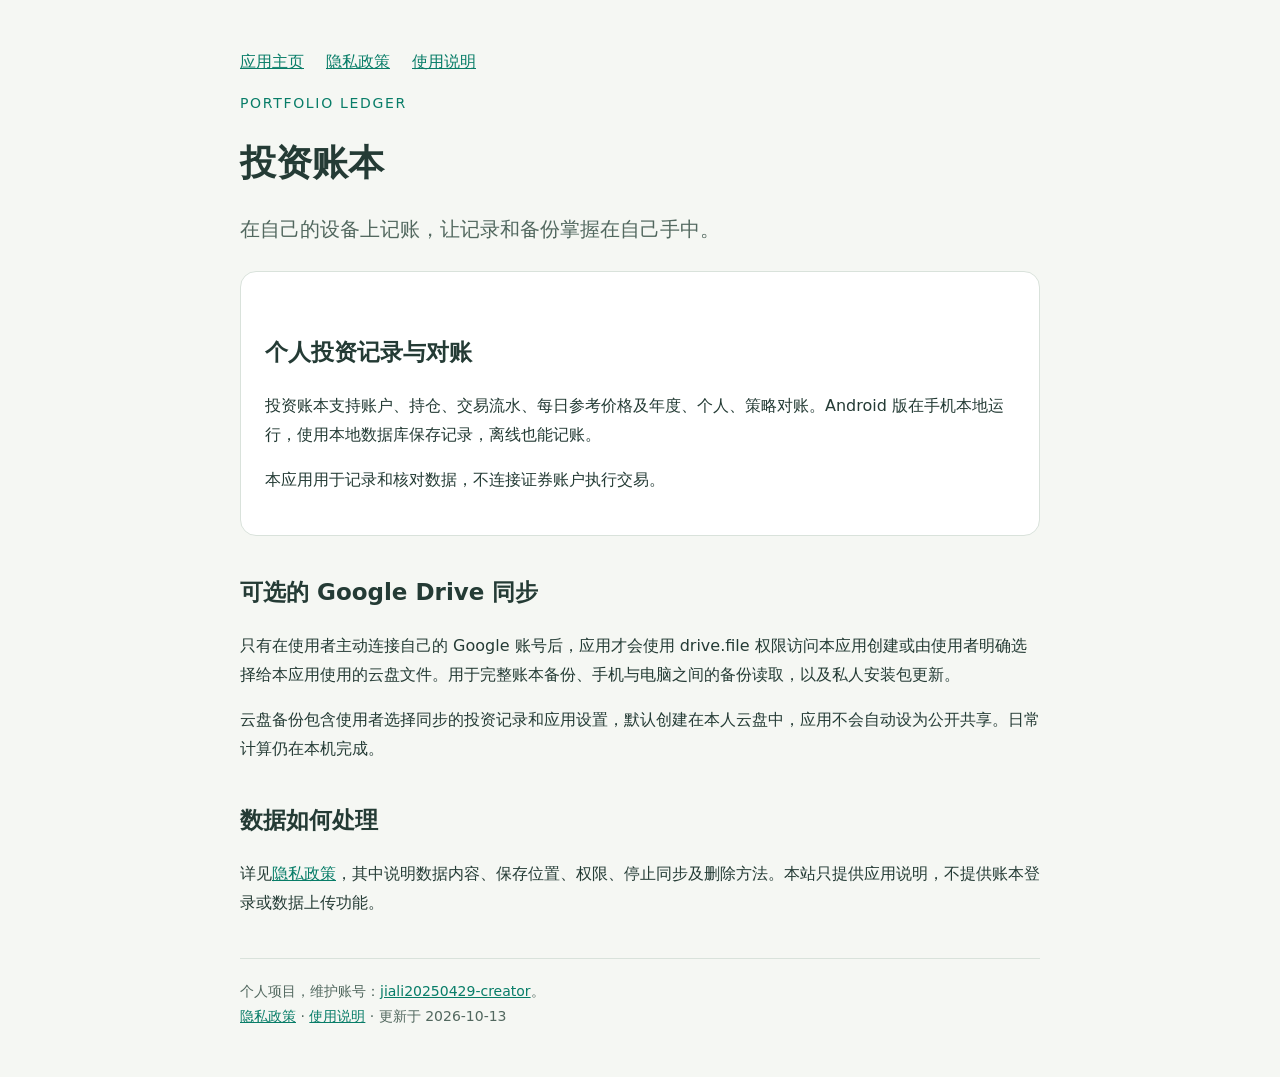
<file: index.html>
<!doctype html><html lang="zh-CN"><head><meta charset="utf-8"><meta name="viewport" content="width=device-width,initial-scale=1"><title>投资账本 · Portfolio Ledger</title><link rel="stylesheet" href="style.css"></head><body><main><nav><a href="index.html">应用主页</a><a href="privacy.html">隐私政策</a><a href="terms.html">使用说明</a></nav><p class="tag">PORTFOLIO LEDGER</p><h1>投资账本</h1><p class="lead">在自己的设备上记账，让记录和备份掌握在自己手中。</p><div class="card"><h2>个人投资记录与对账</h2><p>投资账本支持账户、持仓、交易流水、每日参考价格及年度、个人、策略对账。Android 版在手机本地运行，使用本地数据库保存记录，离线也能记账。</p><p>本应用用于记录和核对数据，不连接证券账户执行交易。</p></div><h2>可选的 Google Drive 同步</h2><p>只有在使用者主动连接自己的 Google 账号后，应用才会使用 drive.file 权限访问本应用创建或由使用者明确选择给本应用使用的云盘文件。用于完整账本备份、手机与电脑之间的备份读取，以及私人安装包更新。</p><p>云盘备份包含使用者选择同步的投资记录和应用设置，默认创建在本人云盘中，应用不会自动设为公开共享。日常计算仍在本机完成。</p><h2>数据如何处理</h2><p>详见<a href="privacy.html">隐私政策</a>，其中说明数据内容、保存位置、权限、停止同步及删除方法。本站只提供应用说明，不提供账本登录或数据上传功能。</p><footer>个人项目，维护账号：<a href="https://github.com/jiali20250429-creator">jiali20250429-creator</a>。<br><a href="privacy.html">隐私政策</a> · <a href="terms.html">使用说明</a> · 更新于 2026-10-13</footer></main></body></html>
</file>
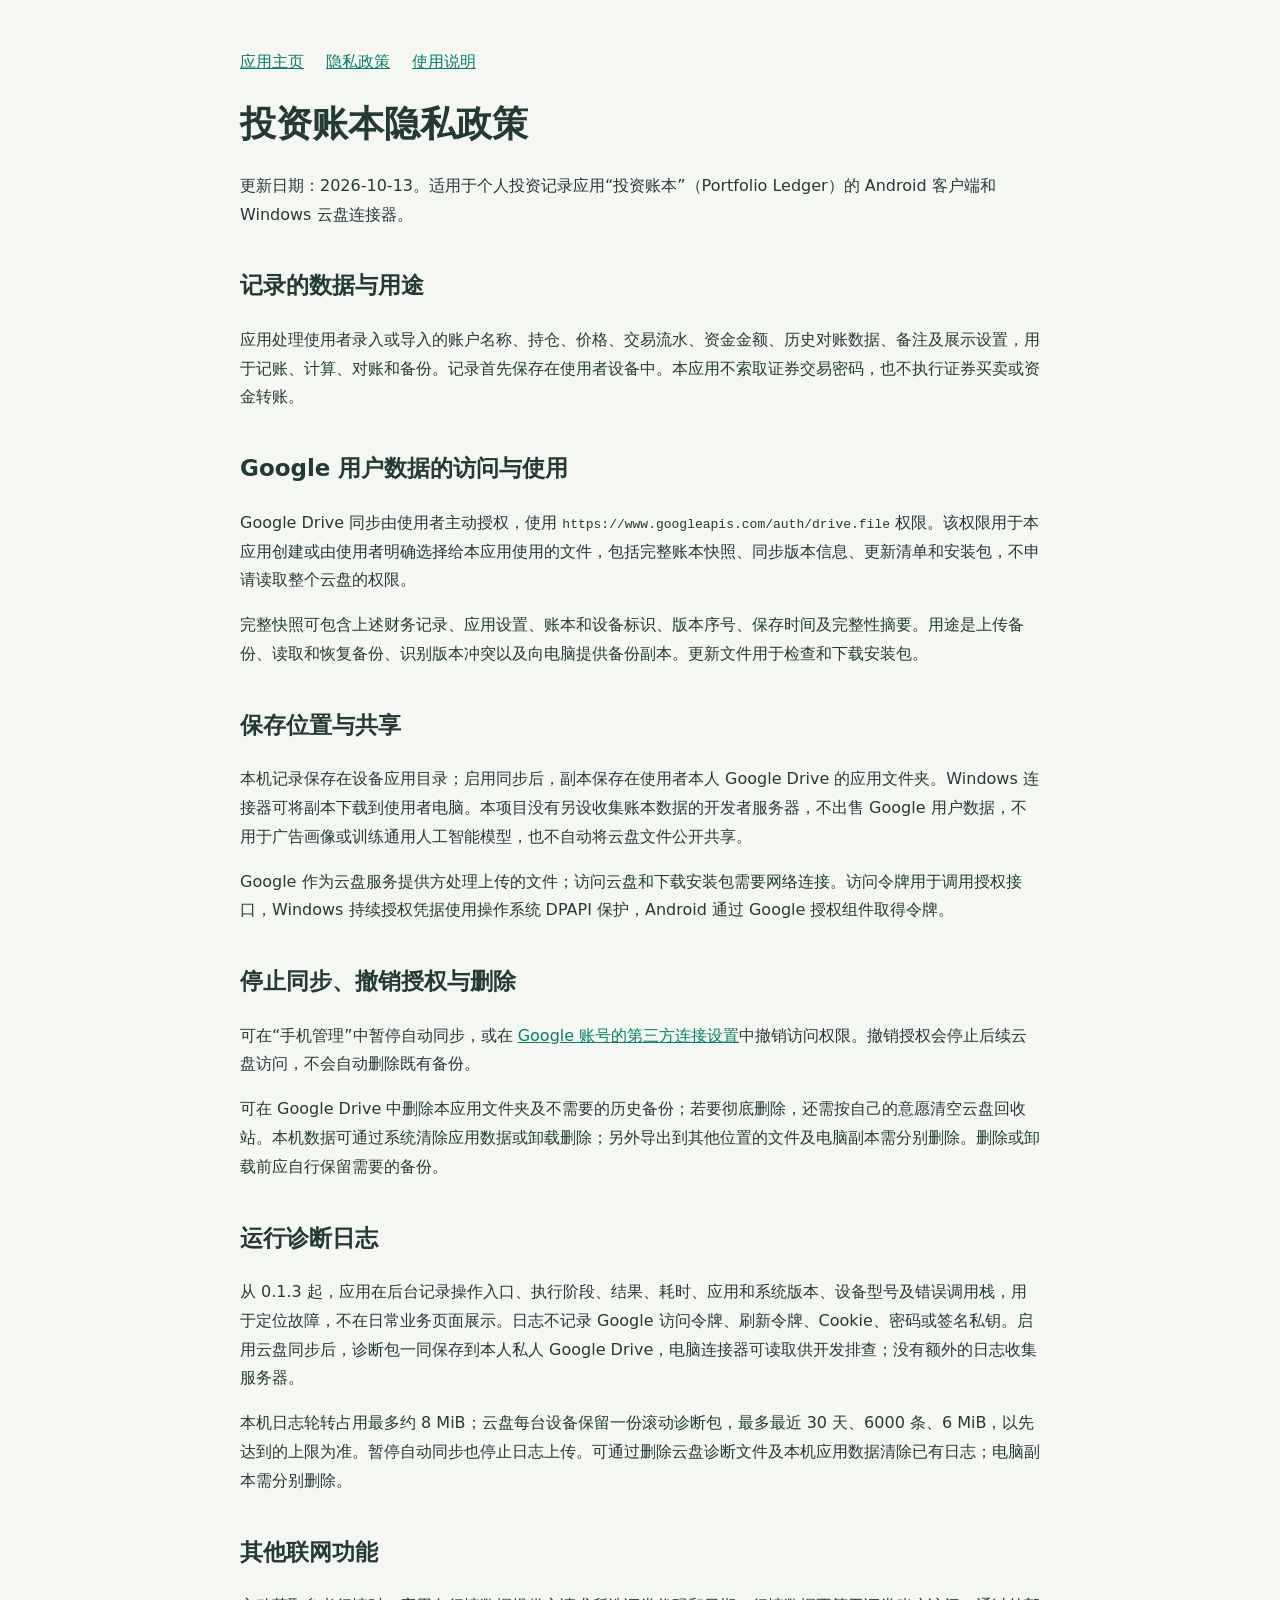
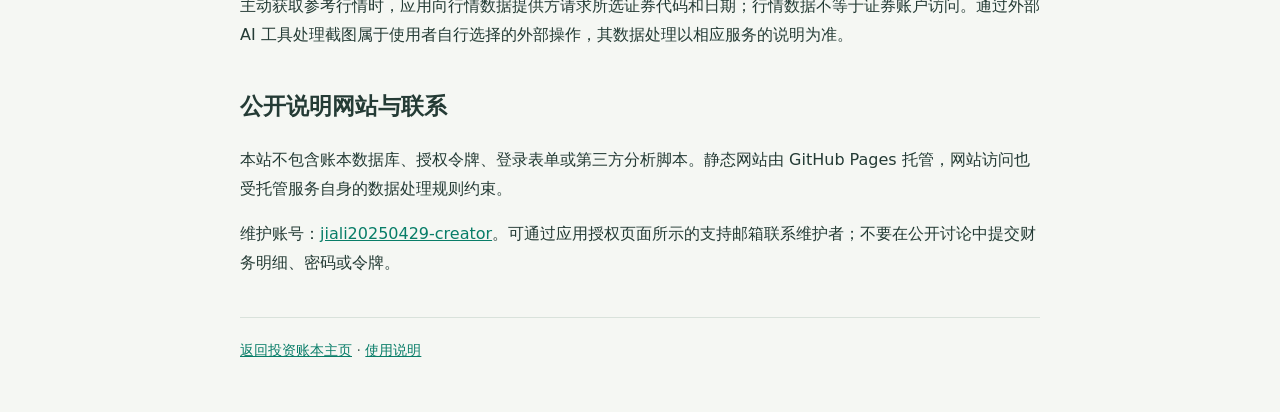
<file: privacy.html>
<!doctype html><html lang="zh-CN"><head><meta charset="utf-8"><meta name="viewport" content="width=device-width,initial-scale=1"><title>隐私政策 · 投资账本</title><link rel="stylesheet" href="style.css"></head><body><main><nav><a href="index.html">应用主页</a><a href="privacy.html">隐私政策</a><a href="terms.html">使用说明</a></nav><h1>投资账本隐私政策</h1><p>更新日期：2026-10-13。适用于个人投资记录应用“投资账本”（Portfolio Ledger）的 Android 客户端和 Windows 云盘连接器。</p><h2>记录的数据与用途</h2><p>应用处理使用者录入或导入的账户名称、持仓、价格、交易流水、资金金额、历史对账数据、备注及展示设置，用于记账、计算、对账和备份。记录首先保存在使用者设备中。本应用不索取证券交易密码，也不执行证券买卖或资金转账。</p><h2>Google 用户数据的访问与使用</h2><p>Google Drive 同步由使用者主动授权，使用 <code>https://www.googleapis.com/auth/drive.file</code> 权限。该权限用于本应用创建或由使用者明确选择给本应用使用的文件，包括完整账本快照、同步版本信息、更新清单和安装包，不申请读取整个云盘的权限。</p><p>完整快照可包含上述财务记录、应用设置、账本和设备标识、版本序号、保存时间及完整性摘要。用途是上传备份、读取和恢复备份、识别版本冲突以及向电脑提供备份副本。更新文件用于检查和下载安装包。</p><h2>保存位置与共享</h2><p>本机记录保存在设备应用目录；启用同步后，副本保存在使用者本人 Google Drive 的应用文件夹。Windows 连接器可将副本下载到使用者电脑。本项目没有另设收集账本数据的开发者服务器，不出售 Google 用户数据，不用于广告画像或训练通用人工智能模型，也不自动将云盘文件公开共享。</p><p>Google 作为云盘服务提供方处理上传的文件；访问云盘和下载安装包需要网络连接。访问令牌用于调用授权接口，Windows 持续授权凭据使用操作系统 DPAPI 保护，Android 通过 Google 授权组件取得令牌。</p><h2>停止同步、撤销授权与删除</h2><p>可在“手机管理”中暂停自动同步，或在 <a href="https://myaccount.google.com/connections">Google 账号的第三方连接设置</a>中撤销访问权限。撤销授权会停止后续云盘访问，不会自动删除既有备份。</p><p>可在 Google Drive 中删除本应用文件夹及不需要的历史备份；若要彻底删除，还需按自己的意愿清空云盘回收站。本机数据可通过系统清除应用数据或卸载删除；另外导出到其他位置的文件及电脑副本需分别删除。删除或卸载前应自行保留需要的备份。</p><h2>运行诊断日志</h2><p>从 0.1.3 起，应用在后台记录操作入口、执行阶段、结果、耗时、应用和系统版本、设备型号及错误调用栈，用于定位故障，不在日常业务页面展示。日志不记录 Google 访问令牌、刷新令牌、Cookie、密码或签名私钥。启用云盘同步后，诊断包一同保存到本人私人 Google Drive，电脑连接器可读取供开发排查；没有额外的日志收集服务器。</p><p>本机日志轮转占用最多约 8 MiB；云盘每台设备保留一份滚动诊断包，最多最近 30 天、6000 条、6 MiB，以先达到的上限为准。暂停自动同步也停止日志上传。可通过删除云盘诊断文件及本机应用数据清除已有日志；电脑副本需分别删除。</p><h2>其他联网功能</h2><p>主动获取参考行情时，应用向行情数据提供方请求所选证券代码和日期；行情数据不等于证券账户访问。通过外部 AI 工具处理截图属于使用者自行选择的外部操作，其数据处理以相应服务的说明为准。</p><h2>公开说明网站与联系</h2><p>本站不包含账本数据库、授权令牌、登录表单或第三方分析脚本。静态网站由 GitHub Pages 托管，网站访问也受托管服务自身的数据处理规则约束。</p><p>维护账号：<a href="https://github.com/jiali20250429-creator">jiali20250429-creator</a>。可通过应用授权页面所示的支持邮箱联系维护者；不要在公开讨论中提交财务明细、密码或令牌。</p><footer><a href="index.html">返回投资账本主页</a> · <a href="terms.html">使用说明</a></footer></main></body></html>
</file>
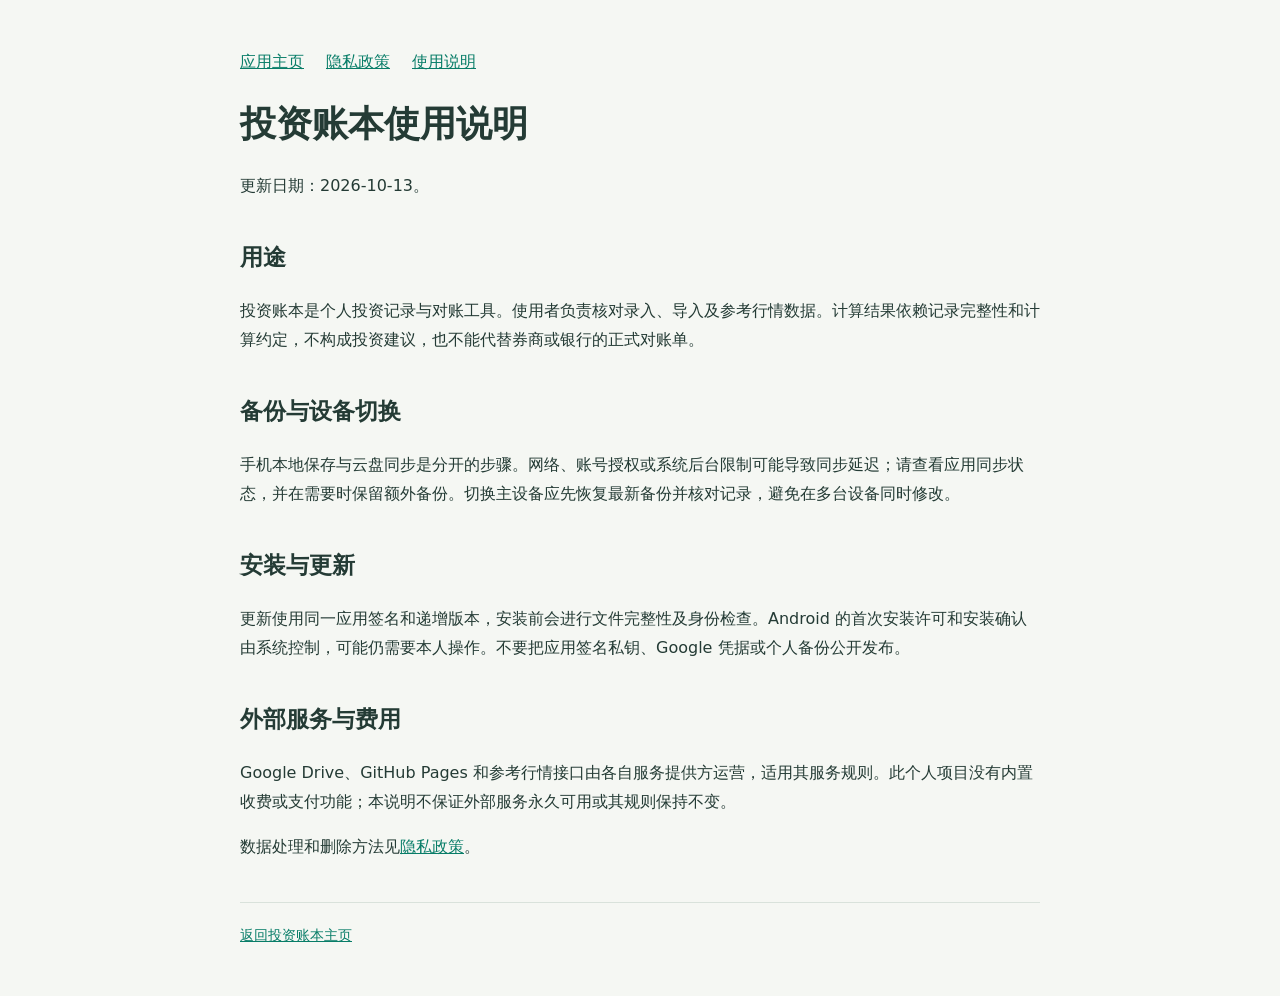
<file: terms.html>
<!doctype html><html lang="zh-CN"><head><meta charset="utf-8"><meta name="viewport" content="width=device-width,initial-scale=1"><title>使用说明 · 投资账本</title><link rel="stylesheet" href="style.css"></head><body><main><nav><a href="index.html">应用主页</a><a href="privacy.html">隐私政策</a><a href="terms.html">使用说明</a></nav><h1>投资账本使用说明</h1><p>更新日期：2026-10-13。</p><h2>用途</h2><p>投资账本是个人投资记录与对账工具。使用者负责核对录入、导入及参考行情数据。计算结果依赖记录完整性和计算约定，不构成投资建议，也不能代替券商或银行的正式对账单。</p><h2>备份与设备切换</h2><p>手机本地保存与云盘同步是分开的步骤。网络、账号授权或系统后台限制可能导致同步延迟；请查看应用同步状态，并在需要时保留额外备份。切换主设备应先恢复最新备份并核对记录，避免在多台设备同时修改。</p><h2>安装与更新</h2><p>更新使用同一应用签名和递增版本，安装前会进行文件完整性及身份检查。Android 的首次安装许可和安装确认由系统控制，可能仍需要本人操作。不要把应用签名私钥、Google 凭据或个人备份公开发布。</p><h2>外部服务与费用</h2><p>Google Drive、GitHub Pages 和参考行情接口由各自服务提供方运营，适用其服务规则。此个人项目没有内置收费或支付功能；本说明不保证外部服务永久可用或其规则保持不变。</p><p>数据处理和删除方法见<a href="privacy.html">隐私政策</a>。</p><footer><a href="index.html">返回投资账本主页</a></footer></main></body></html>
</file>
<file: style.css>
:root{font-family:system-ui,-apple-system,"Segoe UI",sans-serif;color:#243b35;background:#f5f7f3;line-height:1.8}body{margin:0}main{max-width:800px;margin:auto;padding:48px 24px}nav{display:flex;gap:22px;flex-wrap:wrap}a{color:#087d68}h1{font-size:36px;line-height:1.3}h2{font-size:23px;margin-top:36px}.lead{font-size:20px;color:#52685f}.card{background:#fff;border:1px solid #d9e2db;border-radius:16px;padding:24px;margin:24px 0}.tag{color:#087d68;letter-spacing:.12em;font-size:14px}footer{border-top:1px solid #d9e2db;margin-top:40px;padding-top:20px;font-size:14px;color:#52685f}li{margin:8px 0}
</file>
